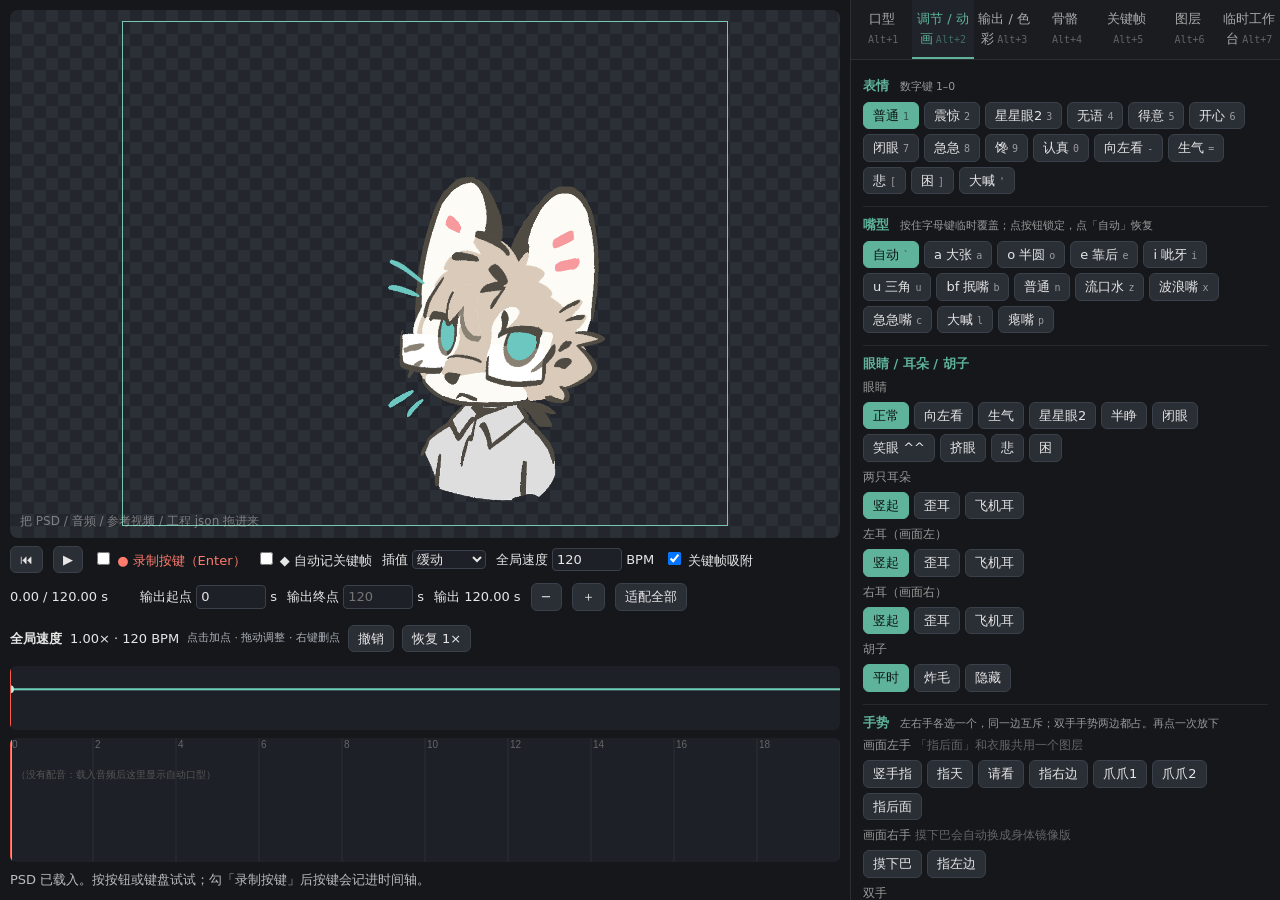
<file: avatar_generator/index.html>
<!DOCTYPE html>
<html lang="zh-CN">
<head>
<meta charset="utf-8">
<title>虚拟形象生成器</title>
<link rel="stylesheet" href="style.css">
</head>
<body>
<div id="app">
  <section id="stage">
    <div id="stageBox" class="bg-checker">
      <video id="refVideo" muted playsinline></video>
      <canvas id="view" title="输出画布范围；边框仅在预览中显示"></canvas>
      <div id="dropHint">把 PSD / 音频 / 参考视频 / 工程 json 拖进来</div>
      <div id="takeBadge" hidden>● 录音中</div>
      <div id="liveBadge" hidden>试看中：按键不会进导出　<button id="liveClear">清除试看</button></div>
    </div>
    <div id="transport">
      <button id="btnStart" title="回到开头">⏮</button>
      <button id="btnPlay" title="播放/暂停（空格）">▶</button>
      <label class="rec"><input type="checkbox" id="chkRec"> ● 录制按键（Enter）</label>
      <label title="拖骨骼、拖缩放框、改数值时直接在当前时间记关键帧；不勾就是试看"><input type="checkbox" id="chkAutoKey"> ◆ 自动记关键帧</label>
      <label title="新记的骨骼 / 缩放框关键帧用哪种插值">插值 <select id="selEase"></select></label>
      <label>全局速度 <input type="number" id="s_rhythmBpm" min="30" max="300" step="1" value="120"> BPM</label>
      <label title="拖动时间轴或记关键帧时吸附到最近的已有关键帧"><input id="chkKeySnap" type="checkbox" checked> 关键帧吸附</label>
      <span id="timeText">0.00 / 20.00 s</span>
      <label>输出起点 <input type="number" id="exStart" value="0" min="0" step="0.1"> s</label>
      <label>输出终点 <input type="number" id="exEnd" min="0" step="0.1" placeholder="自动"> s</label>
      <span id="outLength"></span>
      <input type="hidden" id="inSpan" value="20">
      <button id="zoomOut" title="缩小时间轴">−</button><button id="zoomIn" title="放大时间轴">＋</button>
      <button id="fitTime" title="Home：适配输出区间和所有关键帧">适配全部</button>
    </div>
    <div class="row speed-info"><strong>全局速度</strong><output id="speedReadout"></output><small>点击加点 · 拖动调整 · 右键删点</small><button data-timeline-undo disabled>撤销</button><button id="resetSpeed">恢复 1×</button></div>
    <canvas id="speedCurve" aria-label="全局动作速度曲线，范围 0.5 至 1.25 倍"></canvas>
    <canvas id="timeline" tabindex="0" title="纵向滚轮缩放，横向滚轮或中键拖动平移，Home 适配全部，方向键逐帧，空格播放或暂停"></canvas>
    <div id="status">正在初始化…</div>
  </section>

  <aside id="panel">
    <nav id="tabs">
      <button data-tab="lip">口型</button>
      <button data-tab="pose">调节 / 动画</button>
      <button data-tab="out">输出 / 色彩</button>
      <button data-tab="bones">骨骼</button>
      <button data-tab="keys">关键帧</button>
      <button data-tab="layers">图层</button>
      <button data-tab="earLab">临时工作台</button>
    </nav>

    <!-- 口型：配音、算法、降噪、麦克风 -->
    <div class="tab" id="tab-lip">
      <h3>配音</h3>
      <div class="row"><label class="file">载入配音 <input type="file" id="fileAudio" accept="audio/*,.wav,.mp3,.m4a"></label><span id="audioInfo">无</span></div>
      <div class="row">
        <button id="btnDenoise">降噪当前配音</button>
        <label title="噪声最多压低多少 dB；太大人声会发闷">压低 <input type="number" id="inNrVoice" value="15" min="3" max="40" style="width:48px"> dB</label>
        <button id="btnSaveTake" hidden>保存当前配音 wav</button>
      </div>

      <h3>口型分析</h3>
      <div class="grid">
        <label>算法 <select id="selLip"><option value="vowel">元音识别</option><option value="volume">只看音量</option></select></label>
        <label title="说话时嘴不动就往右拉，不说话嘴还在动就往左拉">灵敏度 <input type="range" id="inSens" min="-10" max="10" value="0"></label>
        <label title="分析口型前先减掉噪声（实时和配音都用）"><input type="checkbox" id="chkNrLip" checked> 口型降噪</label>
        <label>降噪强度 <input type="range" id="inNr" min="1" max="30" value="12"></label>
        <label title="越大嘴型越稳，但反应慢一点">防闪 <input type="range" id="inStable" min="0" max="10" value="5"></label>
        <button id="btnAnalyze">重新分析口型</button>
      </div>

      <h3>麦克风</h3>
      <div class="row">
        <button id="btnMic" title="快捷键 M">🎙 开麦克风</button>
        <select id="selMicDev" style="max-width:170px"><option value="">默认麦克风</option></select>
      </div>
      <div class="row"><div id="micBar"><i></i></div><span id="micInfo"></span></div>
      <div class="row">
        <button id="btnTake">● 录一段</button>
        <label><input type="checkbox" id="chkNrTake" checked> 录完自动降噪</label>
      </div>
      <div class="dim">录的时候按键自动记成关键帧，停下后录音直接当配音</div>
    </div>

    <!-- 手动调节和动画 -->
    <div class="tab" id="tab-pose">
      <h3>表情 <small>数字键 1–0</small></h3>
      <div class="btns" id="g_expr"></div>
      <h3>嘴型 <small>按住字母键临时覆盖；点按钮锁定，点「自动」恢复</small></h3>
      <div class="btns" id="g_mouth"></div>
      <h3>眼睛 / 耳朵 / 胡子</h3>
      <div class="sub">眼睛</div><div class="btns" id="g_eyes"></div>
      <div class="sub">两只耳朵</div><div class="btns" id="g_ears"></div>
      <div class="sub">左耳（画面左）</div><div class="btns" id="g_earL"></div>
      <div class="sub">右耳（画面右）</div><div class="btns" id="g_earR"></div>
      <div class="sub">胡子</div><div class="btns" id="g_whiskers"></div>
      <h3>手势 <small>左右手各选一个，同一边互斥；双手手势两边都占。再点一次放下</small></h3>
      <div class="sub">画面左手 <small class="dim">「指后面」和衣服共用一个图层</small></div><div class="btns handbtns" id="g_handL"></div>
      <div class="sub">画面右手 <small class="dim">摸下巴会自动换成身体镜像版</small></div><div class="btns handbtns" id="g_handR"></div>
      <div class="sub">双手</div><div class="btns handbtns" id="g_handLR"></div>
      <div class="row"><button id="btnHandsOff">全部放下</button></div>
      <h3>手势专属动画 <small>只列出现在举着的手势的</small></h3>
      <div class="btns" id="g_gact"></div>
      <h3>缩放框 <small>拖框内移动，拖边或角缩放，Shift 拖角等比</small></h3>
      <div id="boxFields">
        <div class="row">
          <label>手势 <select id="selBoxHand"></select></label>
          <label title="拖框内移动，拖手柄缩放；按住 Shift 拖角等比"><input type="checkbox" id="chkBoxEdit"> 在画面上拖</label>
        </div>
        <div class="grid">
          <label>横向 <input type="range" data-k="sx" min="-3" max="3" step="0.01"> <input type="number" data-k="sx" step="0.05"></label>
          <label>竖向 <input type="range" data-k="sy" min="-3" max="3" step="0.01"> <input type="number" data-k="sy" step="0.05"></label>
          <label>位移 X <input type="number" data-k="x" step="1"></label>
          <label>位移 Y <input type="number" data-k="y" step="1"></label>
          <label>锚点 <select data-k="anchor"><option value="wrist">手腕</option><option value="center">中心</option></select></label>
          <label title="开了以后这个框会画在画面里，跟着动画一起导出"><input type="checkbox" data-k="box"> 显示框（会导出）</label>
        </div>
      </div>
      <div class="row"><button id="btnBoxKey">◇ 记关键帧</button><button id="btnBoxDelKey">删除当前时间的关键帧</button><button id="btnBoxReset">缩放归 1</button><button id="btnBoxMoveReset">位移归零</button></div>
      <div id="boxKeyList" class="keylist"></div>
      <h3>前景层 <small>画在角色前面</small></h3>
      <div class="sub">电脑（托在展示手上，跟着展示手动）</div>
      <div class="btns" id="g_laptop"></div>
      <div class="row">
        <label>缩放 <input type="number" id="s_lapScale" value="0.815" step="0.02" min="0.1"></label>
        <label>X <input type="number" id="s_lapX" value="19" step="5"></label>
        <label>Y <input type="number" id="s_lapY" value="62" step="5"></label>
      </div>
      <h3>背景层 <small>画在角色后面，不跟着身体动</small></h3>
      <div class="btns"><button id="btnWasted" title="头顶后面的 WASTED 字，打开时会砸下来">WASTED 字</button></div>
      <h3>动作</h3>
      <div class="btns" id="g_act"></div>
      <h3>自动动画</h3>
      <div class="grid">
        <label>线稿抖动 fps（120 BPM） <input type="number" id="s_boilFps" value="8" min="0" max="24"></label>
        <label>整体微抖 px <input type="number" id="s_jitter" value="0.6" min="0" max="4" step="0.1"></label>
        <label><input type="checkbox" id="s_rhythm" checked> 律动</label>
        <label>律动幅度 <input type="number" id="s_rhythmAmount" min="0" max="200" step="1" value="100"> %</label>
        <label><input type="checkbox" id="s_idle" checked> 呼吸 / 轻微晃动</label>
        <label><input type="checkbox" id="s_blink" checked> 自动眨眼</label>
        <label><input type="checkbox" id="s_earTwitch" checked> 耳朵偶尔抖一下</label>
        <label title="根据配音或麦克风音量轻微抬头和左右摆动；不是摄像头追踪。关闭后仍会自动对口型，手动点头等动作也照常生效。"><input type="checkbox" id="s_talkBob" checked> 说话时随音量轻晃头</label>
        <label><input type="checkbox" id="s_startHidden"> 开头隐藏（等「弹入」）</label>
      </div>
      <details><summary>律动强度关键帧 · 当前 <output id="rhythmStrengthNow">100%</output></summary>
        <div class="row"><label>相对设定幅度 <input type="number" id="keyRhythmValue" value="100" min="0" max="100"> %</label>
        <button id="keyRhythm">◆ 在当前时间记录</button></div>
        <table id="rhythmKeys"></table>
      </details>
    </div>

    <!-- 输出和色彩 -->
    <div class="tab" id="tab-out">
      <h3>预览</h3>
      <div class="row">
        <label>背景 <select id="selBg"><option value="checker">棋盘格</option><option value="green">绿幕</option><option value="white">白</option><option value="video">参考视频</option></select></label>
        <label class="file">参考视频（只用于预览） <input type="file" id="fileVideo" accept="video/*"></label>
      </div>

      <h3>滤镜 <small>只调虚拟形象这一层；按住 \ 键看原图</small></h3>
      <div class="btns" id="g_filter"></div>
      <div class="row"><label>强度 <input type="range" id="inFilterAmt" min="0" max="100" value="100" style="width:160px"></label><span id="filterAmtTxt">100%</span></div>

      <h3>曲线</h3>
      <div class="row" id="curveTabs"></div>
      <canvas id="curveCanvas" width="272" height="272"></canvas>
      <div class="row"><span id="curveInfo" class="dim">点空白处加点，拖动调整；双击、右键或拖出框外删点</span></div>
      <div class="row">
        <label>本地模板 <select id="gradePreset"></select></label>
        <button id="btnCustomGrade">套用模板</button><button id="deleteGradePreset">删除模板</button>
      </div>
      <div class="row">
        <input id="gradePresetName" aria-label="新模板名称" placeholder="新模板名称" maxlength="64">
        <button id="addGradePreset">新增模板</button>
      </div>
      <div class="row">
        <button id="btnCurveReset">重置这个通道</button><button id="btnCurveResetAll">重置全部曲线</button>
        <button id="btnCompare" title="按住看原图">按住对比</button>
      </div>
      <div class="row">
        <label><input type="checkbox" id="chkGradeExport" checked> 导出时套用</label>
        <label><input type="checkbox" id="chkGradeVideo"> 参考视频也套用（只是预览）</label>
      </div>

      <h3>导出（透明 PNG 序列）</h3>
      <div class="grid">
        <label>输出宽 <input type="number" id="s_outW" value="1200" step="2"></label>
        <label>输出高 <input type="number" id="s_outH" value="1000" step="2"></label>
        <label>角色缩放 <input type="number" id="s_scale" value="1" step="0.05" min="0.1"></label>
        <label>帧率 <select id="s_fps"><option>24</option><option>25</option><option selected>30</option><option>60</option></select></label>
        <label>脚底 X <input type="number" id="s_ax" value="720"></label>
        <label>脚底 Y <input type="number" id="s_ay" value="960"></label>
        <label>底色 <select id="exBg"><option value="transparent">透明</option><option value="#00ff00">绿幕</option></select></label>
      </div>
      <div class="row"><button id="btnExport" class="primary">导出 PNG 序列</button><button id="btnCancel" hidden>取消</button><span id="exProg"></span> <a href="gif/" target="_blank" rel="noopener">GIF 导出工具 ↗</a></div>
    </div>

    <!-- 骨骼 -->
    <div class="tab" id="tab-bones">
      <h3>骨骼 <small>身体 → 头 → 左耳 / 右耳；红线只在预览里显示，不会导出</small></h3>
      <div class="btns" id="g_bones"></div>
      <div class="grid" id="boneFields"></div>
      <div class="row"><button id="btnBoneKey">◇ 记关键帧</button><button id="btnBoneDelKey">删除当前时间的关键帧</button><button id="btnBoneReset">归零</button></div>
      <div class="dim">数值是叠在程序动作（呼吸、点头、跳……）上面的：角度、位移相加，缩放相乘。不勾「自动记关键帧」时，改的数值只是试看。</div>
      <h3>在画面上拖</h3>
      <div class="row">
        <label>IK 链长 <select id="selIKLen"><option value="1">1（只转这根）</option><option value="2" selected>2（连父骨骼）</option><option value="3">3（到身体）</option></select></label>
        <label><input type="checkbox" id="chkBonesAlways"> 其他选项卡也显示骨骼</label>
      </div>
      <div class="dim">拖红线末端的白圈：转动骨骼，链长 2 时拖耳朵尖会连头一起转。按住 Shift 拖关节：平移这根骨骼。</div>
      <h3>这根骨骼的关键帧 <small>插值写在「到这一帧」的那段上</small></h3>
      <div id="boneKeyList" class="keylist"></div>
    </div>

    <!-- 关键帧 -->
    <div class="tab" id="tab-keys">
      <div class="row">
        <button id="btnUndo" data-timeline-undo disabled>撤销</button><button id="btnClearEv">清空</button>
        <button id="btnSaveProj">保存工程</button><label class="file">载入工程 / 蓝图 <input type="file" id="fileProj" accept=".json"></label>
      </div>
      <details id="bpBox" open>
        <summary>片段蓝图 <small>把一段关键帧记下来，整段部署，或者复制给 agent 参考修改</small></summary>
        <div class="dim">在时间轴上按住 Shift 拖出一段，或者直接填起止时间。</div>
        <div class="row">
          <label>起 <input type="number" id="selT0" step="0.05"></label><label>止 <input type="number" id="selT1" step="0.05"></label>
          <button id="btnSelClear">清除选区</button>
        </div>
        <div class="row"><input type="text" id="bpName" placeholder="蓝图名称（可空）" style="flex:1"><button id="btnBpRecord" class="primary">记录选区</button></div>
        <div class="row">
          <label class="file">导入蓝图 <input type="file" id="fileBp" accept=".json" multiple></label>
          <label><input type="checkbox" id="chkBpClear" checked> 部署前清空目标区间</label>
          <label title="先把录制时片段开头的表情、手势等状态补上"><input type="checkbox" id="chkBpState" checked> 带上起始状态</label>
        </div>
        <div id="bpList"></div>
      </details>
      <div id="evList"></div>
    </div>

    <!-- 图层 -->
    <div class="tab" id="tab-earLab">
      <h3>自动抖耳校准</h3>
      <div class="row">
        <label>试看 <select id="earLabSide"><option value="L">画面左耳</option><option value="R">画面右耳</option></select></label>
        <label>起始耳形 <select id="earLabPose"><option value="up">竖耳</option><option value="tilt">歪耳</option></select></label>
        <label><input type="checkbox" id="earLabLoop" checked> 循环试看</label>
        <select id="earLabRate" aria-label="试看速度"><option value="1">原速</option><option value=".5">半速</option><option value=".25">四分之一速</option></select>
      </div>
      <label>观察时刻 <input id="earLabTime" type="range" min="-200" max="1200" step="1" value="0"> <output id="earLabReadout"></output></label>
      <div class="dim">0 ms 是耳形开始切换的时刻。拖动时间条可暂停细看。</div>
      <h3>自动动画参数</h3>
      <div class="row"><label>骨骼偏移 <input type="range" id="s_earOffset" min="-200" max="200" value="0"> <output for="s_earOffset">0</output> ms</label></div>
      <div class="row"><label>骨骼周期 <input type="range" id="s_earBoneMs" min="50" max="800" value="250"> <output for="s_earBoneMs">250</output> ms</label></div>
      <div class="row"><label>耳形周期 <input type="range" id="s_earPoseMs" min="50" max="800" value="250"> <output for="s_earPoseMs">250</output> ms</label></div>
      <div class="row"><label>外摆峰值 <input type="range" id="s_earOutDeg" min="0" max="45" value="16"> <output for="s_earOutDeg">16</output> °</label></div>
      <div class="row"><label>回弹峰值 <input type="range" id="s_earBackDeg" min="0" max="45" value="8"> <output for="s_earBackDeg">8</output> °</label></div>
      <div class="dim">参数按 120 BPM 标定；周期取最近的 1/8 拍，偏移随速度缩放。负偏移让骨骼先动，正偏移让耳形先换。参数仅调整当前选中的耳朵，保存工程后保留。</div>
      <button id="earLabReset">恢复当前耳默认参数</button>
    </div>

    <div class="tab" id="tab-layers">
      <div class="row"><label class="file">载入 PSD <input type="file" id="filePSD" accept=".psd"></label><span id="psdInfo">未加载</span></div>
      <div id="layerList"></div>
    </div>
  </aside>
</div>
<audio id="audio"></audio>
<script src="psd.js"></script>
<script src="rig.js"></script>
<script src="bones.js"></script>
<script src="dsp.js"></script>
<script src="lipsync.js"></script>
<script src="grade.js"></script>
<script src="motion.js"></script>
<script src="speed.js"></script>
<script src="app.js"></script>
</body>
</html>
</file>
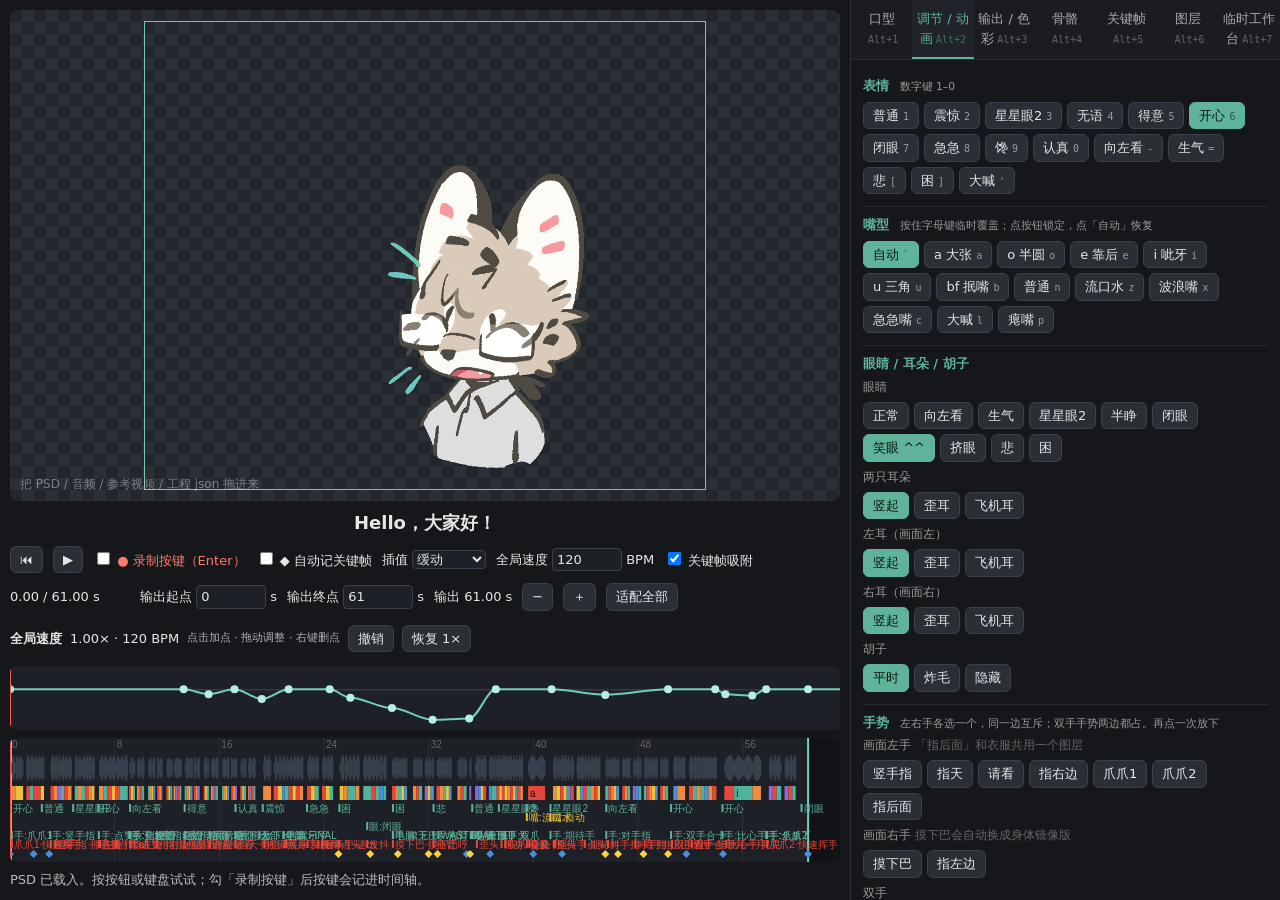
<file: avatar_generator/final-test/index.html>
<!doctype html>
<html lang="zh-CN">
<meta charset="utf-8">
<title>期末前的近况 · 连续动作测试</title>
<style>
  html, body, iframe { margin: 0; width: 100%; height: 100%; border: 0; display: block; }
</style>
<iframe title="虚拟形象生成器"></iframe>
<script>
  const editor = document.querySelector('iframe');
  editor.onload = async () => {
    const win = editor.contentWindow;
    const doc = editor.contentDocument;
    const caption = doc.createElement('div');
    caption.style.cssText = 'min-height:1.6em;text-align:center;font-size:18px;font-weight:600';
    doc.querySelector('#transport').before(caption);
    try {
      const response = await fetch('project.json');
      if (!response.ok) throw new Error('工程读取失败');
      const project = await response.json();
      win.loadProject(project);
      const clock = doc.querySelector('#timeText');
      function syncCaption() {
        const t = parseFloat(clock.textContent);
        const cue = project.captions.find(c => c.start <= t && t < c.end);
        const line = cue ? cue.text : '';
        if (caption.textContent !== line) caption.textContent = line;
      }
      new MutationObserver(syncCaption).observe(clock, { childList: true });
      syncCaption();
    } catch (err) {
      caption.textContent = '载入动作测试失败：' + err.message;
    }
  };
  editor.src = '../';
</script>
</html>
</file>
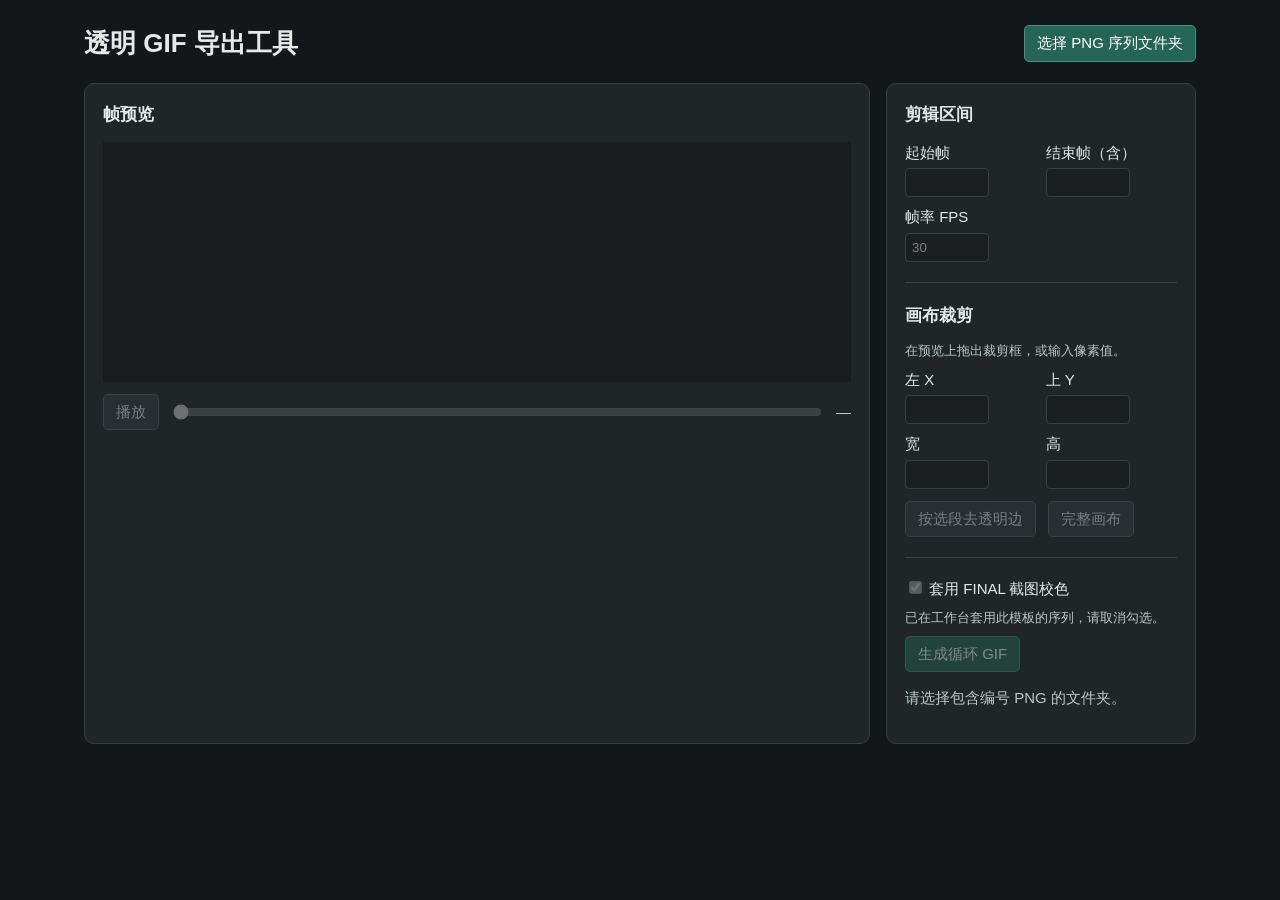
<file: avatar_generator/gif/index.html>
<!doctype html>
<html lang="zh-CN"><meta charset="utf-8"><meta name="viewport" content="width=device-width,initial-scale=1"><title>透明 GIF 导出工具</title>
<style>
*{box-sizing:border-box}body{margin:0;background:#141719;color:#e5eae9;font:15px/1.5 "Segoe UI",sans-serif}main{max-width:1160px;margin:auto;padding:24px}header,.row{display:flex;align-items:center;gap:12px;flex-wrap:wrap}header{justify-content:space-between;margin-bottom:20px}h1{font-size:26px;margin:0}h2{font-size:17px;margin:0 0 14px}section,aside{background:#202528;border:1px solid #364043;border-radius:10px;padding:18px}article{display:grid;grid-template-columns:minmax(0,1fr) 310px;gap:16px}aside{align-self:start}fieldset{border:0;margin:0;padding:0}hr{border:0;border-top:1px solid #394245;margin:20px 0}button,.pick,a{font:inherit;color:inherit;background:#323b3f;padding:6px 12px;border-radius:5px;border:1px solid #596568;cursor:pointer;text-decoration:none}.primary,.pick{background:#256556;border-color:#419483;color:white}button:disabled,input:disabled{opacity:.45;cursor:default}input[type=number]{width:84px;background:#15191c;color:inherit;border:1px solid #536065;border-radius:4px;padding:6px}label{display:inline-grid;gap:4px}.fields{display:grid;grid-template-columns:1fr 1fr;gap:9px;margin-bottom:12px}canvas{display:block;max-width:100%;max-height:58vh;touch-action:none;cursor:crosshair;background:repeating-conic-gradient(#333b3f 0 25%,#293034 0 50%) 0/20px 20px}.stage{min-height:240px;background:#181c1f;display:grid;place-items:center;margin-bottom:12px}.stage canvas{width:auto;height:auto}#scrub{flex:1;min-width:80px}p,output{color:#b8c9c5}small{display:block;margin:8px 0;color:#b8c9c5}.pick:focus-within{outline:2px solid white}.pick input{position:absolute;opacity:0;width:1px;height:1px}a[hidden]{display:none}@media(max-width:760px){article{grid-template-columns:1fr}main{padding:14px}}
</style>
<main><header><h1>透明 GIF 导出工具</h1><label class="pick">选择 PNG 序列文件夹<input id="folder" type="file" webkitdirectory multiple></label></header>
<article><section><h2 id="source">帧预览</h2><div class="stage"><canvas id="view" width="1" height="1" aria-label="帧预览，拖动框选裁剪区域"></canvas></div>
<div class="row"><button id="play" disabled>播放</button><input id="scrub" aria-label="预览帧" type="range" min="0" max="0" value="0" disabled><output id="frame">—</output></div></section>
<aside><fieldset id="edit" disabled><h2>剪辑区间</h2><div class="fields"><label>起始帧<input id="first" type="number"></label><label>结束帧（含）<input id="last" type="number"></label><label>帧率 FPS<input id="fps" type="number" min="1" max="50" value="30"></label></div><output id="duration"></output>
<hr><h2>画布裁剪</h2><small>在预览上拖出裁剪框，或输入像素值。</small><div class="fields"><label>左 X<input id="x" type="number"></label><label>上 Y<input id="y" type="number"></label><label>宽<input id="w" type="number"></label><label>高<input id="h" type="number"></label></div><div class="row"><button id="auto">按选段去透明边</button><button id="reset">完整画布</button></div><hr><label><span><input type="checkbox" id="matchColor" checked> 套用 FINAL 截图校色</span></label><small>已在工作台套用此模板的序列，请取消勾选。</small><button id="encode" class="primary">生成循环 GIF</button></fieldset>
<p id="status" role="status">请选择包含编号 PNG 的文件夹。</p><button id="cancel" hidden>取消</button> <a id="download" hidden>下载 GIF</a></aside></article></main><script src="../grade.js"></script><script type="module" src="editor.js"></script></html>
</file>
<file: avatar_generator/style.css>
* { box-sizing: border-box; }
html, body { margin: 0; height: 100%; background: #15171a; color: #e6e6e6; font: 13px/1.5 "Microsoft YaHei", system-ui, sans-serif; }
button, select, input { font: inherit; }
button { background: #2a2e35; color: #e6e6e6; border: 1px solid #3b414b; border-radius: 6px; padding: 3px 9px; cursor: pointer; }
button:hover { border-color: #5fb39a; }
button.on { background: #5fb39a; border-color: #5fb39a; color: #0d1512; }
button.flash { background: #e8463a; border-color: #e8463a; }
button.primary { background: #e8463a; border-color: #e8463a; }
button kbd { font-size: 10px; opacity: .6; margin-left: 4px; }
input[type=number] { width: 70px; background: #1d2026; color: #e6e6e6; border: 1px solid #3b414b; border-radius: 4px; padding: 1px 4px; }
select { background: #1d2026; color: #e6e6e6; border: 1px solid #3b414b; border-radius: 4px; }

#app { display: flex; height: 100vh; }
#stage { flex: 1; display: flex; flex-direction: column; min-width: 0; padding: 10px; gap: 8px; }
#stageBox { position: relative; flex: 1; min-height: 0; border-radius: 8px; overflow: hidden; display: flex; align-items: center; justify-content: center; }
#stageBox canvas#view { position: relative; max-width: calc(100% - 24px); max-height: calc(100% - 24px); outline: 1px solid #76c9af; }
#refVideo { position: absolute; inset: 0; width: 100%; height: 100%; object-fit: contain; display: none; }
.bg-checker { background: repeating-conic-gradient(#2b2f36 0% 25%, #23262c 0% 50%) 0 0 / 24px 24px; }
.bg-green { background: #00ff00; }
.bg-white { background: #fff; }
.bg-video { background: #000; }
.bg-video #refVideo { display: block; }
#dropHint { position: absolute; bottom: 8px; left: 10px; opacity: .45; font-size: 12px; pointer-events: none; }
#liveBadge { position: absolute; top: 8px; left: 10px; background: #e8a33acc; color: #111; padding: 2px 8px; border-radius: 6px; }
#transport { display: flex; align-items: center; gap: 10px; flex-wrap: wrap; }
#transport .rec { color: #ff7b6e; }
#timeText { font-variant-numeric: tabular-nums; min-width: 120px; }
#speedCurve { width: 100%; height: 64px; flex: none; background: #1d2026; border-radius: 6px; cursor: crosshair; touch-action: none; }
.speed-info { margin: 0; }
.speed-info small { color: #abb1ba; }
#speedReadout { font-variant-numeric: tabular-nums; }
#timeline { width: 100%; height: 124px; background: #1d2026; border-radius: 6px; cursor: pointer; }
#status { min-height: 20px; opacity: .8; }
#status.err { color: #ff7b6e; opacity: 1; }

#panel { width: 430px; display: flex; flex-direction: column; border-left: 1px solid #2a2e35; min-height: 0; }
#tabs { display: flex; flex-shrink: 0; border-bottom: 1px solid #2a2e35; background: #1a1c20; }
#tabs button { flex: 1; border: 0; border-radius: 0; background: none; padding: 9px 2px; color: #aaa; border-bottom: 2px solid transparent; }
#tabs button:hover { color: #e6e6e6; }
#tabs button.on { color: #5fb39a; border-bottom-color: #5fb39a; background: #20242a; }
#tabs kbd { font-size: 10px; opacity: .5; margin-left: 3px; }
.tab { display: none; flex: 1; min-height: 0; overflow-y: auto; padding: 4px 12px 30px; }
.tab.on { display: block; }
.tab h3 { margin: 12px 0 2px; font-size: 13px; color: #5fb39a; border-top: 1px solid #262a30; padding-top: 8px; }
.tab h3:first-child { border-top: 0; padding-top: 0; }
.tab h3 small { font-weight: normal; color: #999; margin-left: 6px; }
.grid input[type=range] { flex: 1; min-width: 0; width: auto; }
.grid label { display: flex; align-items: center; gap: 6px; white-space: nowrap; }
#tab-keys, #tab-layers { display: none; flex-direction: column; }
#tab-keys.on, #tab-layers.on { display: flex; }
.btns { display: flex; flex-wrap: wrap; gap: 5px; margin: 6px 0; }
.sub { color: #999; font-size: 12px; margin-top: 4px; }
.row { display: flex; flex-wrap: wrap; align-items: center; gap: 8px; margin: 6px 0; }
.grid { display: grid; grid-template-columns: 1fr 1fr; gap: 6px 10px; margin: 6px 0; }
label.file { position: relative; overflow: hidden; background: #2a2e35; border: 1px solid #3b414b; border-radius: 6px; padding: 3px 9px; cursor: pointer; }
label.file input { position: absolute; inset: 0; opacity: 0; cursor: pointer; }
#evList { flex: 1; min-height: 0; overflow-y: auto; font-size: 12px; }
#evList table { width: 100%; border-collapse: collapse; }
#evList td { padding: 1px 4px; border-bottom: 1px solid #23262c; }
#evList input { width: 64px; }
#layerList { flex: 1; min-height: 0; overflow-y: auto; font-size: 12px; }
#layerList .ly { display: flex; align-items: center; gap: 6px; padding: 2px 0; }
#layerList canvas { width: 40px; height: 40px; object-fit: contain; background: #e9e4da; border-radius: 3px; }
#layerList .warn { color: #ff7b6e; }
#takeBadge { position: absolute; top: 8px; right: 10px; background: #e8463a; color: #fff; padding: 2px 10px; border-radius: 6px; font-weight: bold; }
#micBar { width: 80px; height: 8px; background: #2a2e35; border-radius: 4px; overflow: hidden; }
#micBar i { display: block; height: 100%; width: 0; background: #555; transition: width .05s; }
#micInfo { font-variant-numeric: tabular-nums; min-width: 70px; opacity: .8; }
#curveCanvas { width: 272px; height: 272px; display: block; cursor: crosshair; border-radius: 6px; touch-action: none; }
#curveTabs button { min-width: 44px; }
.dim { opacity: .6; font-size: 12px; }
#view.editing { cursor: crosshair; }
.keylist { max-height: 220px; overflow-y: auto; font-size: 12px; }
.keylist table { width: 100%; border-collapse: collapse; }
.keylist td { padding: 1px 3px; border-bottom: 1px solid #23262c; white-space: nowrap; }
.keylist input { width: 58px; }
.grid input[type=number] { width: 58px; flex-shrink: 0; }
#tab-keys details { flex-shrink: 0; border-bottom: 1px solid #2a2e35; padding-bottom: 6px; margin-bottom: 6px; }
#tab-keys summary { cursor: pointer; font-weight: bold; color: #5fb39a; }
#tab-keys summary small { font-weight: normal; color: #999; margin-left: 6px; }
#bpList { max-height: 200px; overflow-y: auto; }
#bpList .bp { border: 1px solid #2a2e35; border-radius: 6px; padding: 4px 8px; margin: 4px 0; }
#bpList .bp .row { margin: 3px 0 0; gap: 5px; }
input[type=text] { background: #1d2026; color: #e6e6e6; border: 1px solid #3b414b; border-radius: 4px; padding: 2px 6px; }
#boneFields { grid-template-columns: 1fr; }
#boneFields label { display: grid; grid-template-columns: 56px 1fr 64px; }
#boxFields .grid label input[type=range] { min-width: 50px; }
.tab { overflow-x: hidden; }
#boxFields .grid { grid-template-columns: 1fr; }
#boxFields .grid label:has(input[type=range]) { display: grid; grid-template-columns: 40px 1fr 64px; }
</file>
